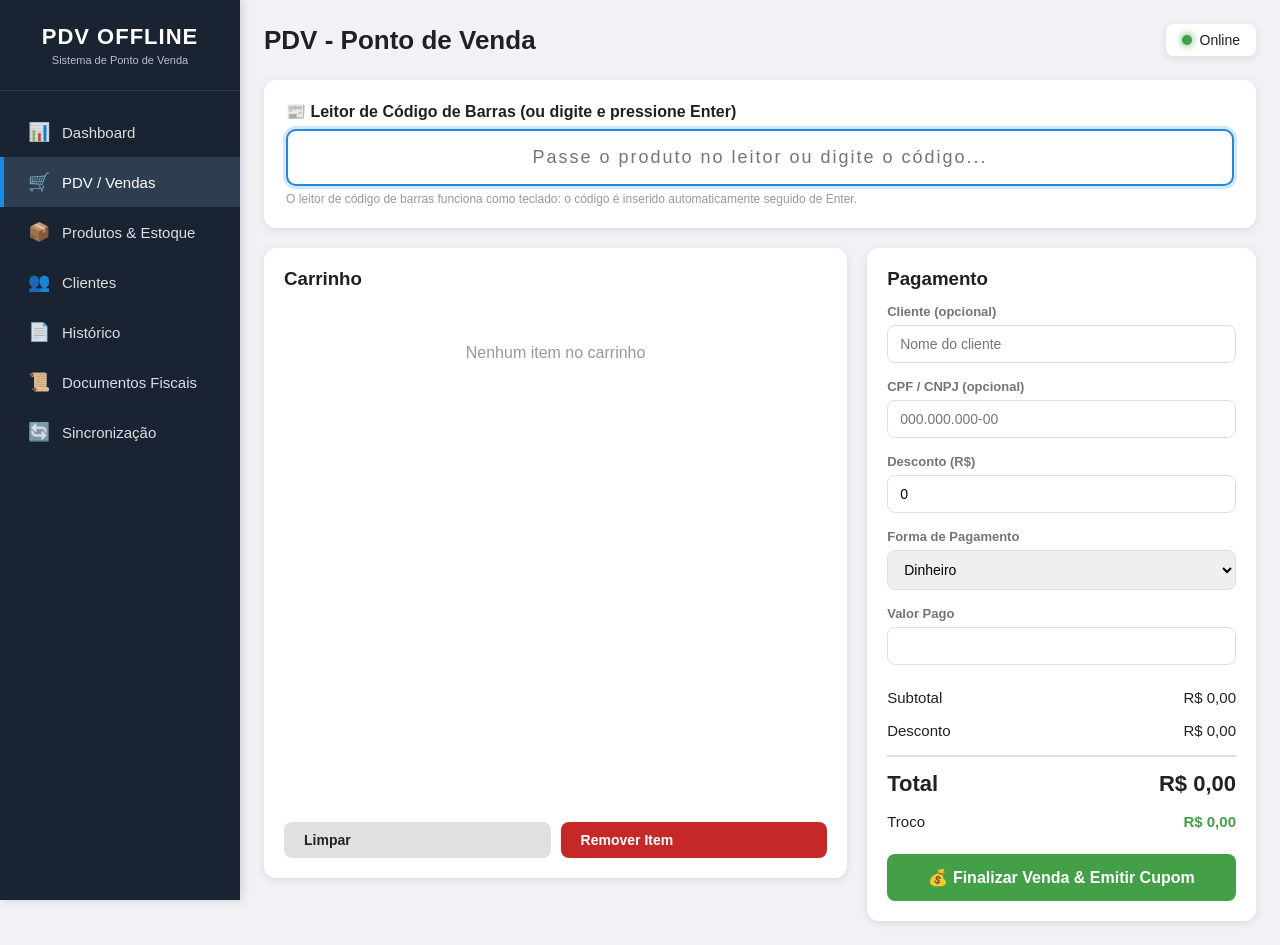
<file: src/main/resources/static/pdv.html>
<!DOCTYPE html>
<html lang="pt-BR">
<head>
    <meta charset="UTF-8">
    <meta name="viewport" content="width=device-width, initial-scale=1.0">
    <title>PDV Offline - Ponto de Venda</title>
    <link rel="stylesheet" href="css/style.css">
</head>
<body>

<aside class="sidebar">
    <div class="logo">
        <h1>PDV OFFLINE</h1>
        <p>Sistema de Ponto de Venda</p>
    </div>
    <nav>
        <a href="index.html"><span class="icone">&#128202;</span> Dashboard</a>
        <a href="pdv.html" class="ativo"><span class="icone">&#128722;</span> PDV / Vendas</a>
        <a href="produtos.html"><span class="icone">&#128230;</span> Produtos &amp; Estoque</a>
        <a href="clientes.html"><span class="icone">&#128101;</span> Clientes</a>
        <a href="historico.html"><span class="icone">&#128196;</span> Hist&oacute;rico</a>
        <a href="fiscais.html"><span class="icone">&#128220;</span> Documentos Fiscais</a>
        <a href="sincronizacao.html"><span class="icone">&#128260;</span> Sincroniza&ccedil;&atilde;o</a>
    </nav>
</aside>

<main class="main-content">
    <div class="cabecalho-pagina">
        <h2>PDV - Ponto de Venda</h2>
        <div class="sync-status">
            <span class="sync-indicador online" id="sync-indicador"></span>
            <span id="sync-texto">Online</span>
        </div>
    </div>

    <!-- LEITOR DE CODIGO DE BARRAS -->
    <div class="painel" style="margin-bottom:20px;">
        <label style="display:block; font-weight:600; margin-bottom:8px;">
            &#128240; Leitor de C&oacute;digo de Barras (ou digite e pressione Enter)
        </label>
        <input type="text" id="codigo-barras" class="codigo-barras-input"
               placeholder="Passe o produto no leitor ou digite o c&oacute;digo..."
               autocomplete="off" autofocus>
        <p style="font-size:12px; color:#999; margin-top:6px;">
            O leitor de c&oacute;digo de barras funciona como teclado: o c&oacute;digo &eacute; inserido automaticamente seguido de Enter.
        </p>
    </div>

    <div class="pdv-container">
        <!-- CARRINHO -->
        <div class="carrinho">
            <h3 style="margin-bottom:14px;">Carrinho</h3>
            <div class="carrinho-itens" id="carrinho-itens">
                <p style="color:#999; text-align:center; padding:40px;">Nenhum item no carrinho</p>
            </div>
            <div style="display:flex; gap:10px;">
                <button class="btn btn-secundario" onclick="limparCarrinho()" style="flex:1;">Limpar</button>
                <button class="btn btn-perigo" onclick="removerSelecionado()" style="flex:1;">Remover Item</button>
            </div>
        </div>

        <!-- PAGAMENTO -->
        <div class="resumo-pagamento">
            <h3 style="margin-bottom:14px;">Pagamento</h3>

            <div class="campo">
                <label>Cliente (opcional)</label>
                <input type="text" id="cliente-nome" placeholder="Nome do cliente">
            </div>
            <div class="campo">
                <label>CPF / CNPJ (opcional)</label>
                <input type="text" id="cliente-cpf" placeholder="000.000.000-00" maxlength="18">
            </div>

            <div class="campo">
                <label>Desconto (R$)</label>
                <input type="number" id="desconto" value="0" min="0" step="0.01" oninput="atualizarResumo()">
            </div>

            <div class="campo">
                <label>Forma de Pagamento</label>
                <select id="forma-pagamento">
                    <option value="DINHEIRO">Dinheiro</option>
                    <option value="CARTAO_CREDITO">Cart&atilde;o de Cr&eacute;dito</option>
                    <option value="CARTAO_DEBITO">Cart&atilde;o de D&eacute;bito</option>
                    <option value="PIX">PIX</option>
                    <option value="CREDIARIO">Credi&aacute;rio</option>
                </select>
            </div>

            <div class="campo">
                <label>Valor Pago</label>
                <input type="number" id="valor-pago" min="0" step="0.01" oninput="atualizarResumo()">
            </div>

            <div class="linha-resumo">
                <span>Subtotal</span>
                <span id="resumo-subtotal">R$ 0,00</span>
            </div>
            <div class="linha-resumo">
                <span>Desconto</span>
                <span id="resumo-desconto">R$ 0,00</span>
            </div>
            <div class="linha-resumo total">
                <span>Total</span>
                <span id="resumo-total">R$ 0,00</span>
            </div>
            <div class="linha-resumo">
                <span>Troco</span>
                <span id="resumo-troco" style="color:var(--cor-secundaria); font-weight:600;">R$ 0,00</span>
            </div>

            <button class="btn btn-sucesso" style="width:100%; justify-content:center; margin-top:16px; padding:14px; font-size:16px;" onclick="finalizarVenda()">
                &#128176; Finalizar Venda &amp; Emitir Cupom
            </button>
        </div>
    </div>
</main>

<!-- MODAL SUCESSO -->
<div id="modal-sucesso" class="modal-overlay" style="display:none;">
    <div class="modal">
        <h3 style="color:var(--cor-sucesso);">&#10004; Venda Finalizada com Sucesso!</h3>
        <p id="sucesso-numero" style="margin:10px 0;"></p>
        <p id="sucesso-total" style="font-size:22px; font-weight:700; color:var(--cor-primaria); margin:10px 0;"></p>
        <div id="sucesso-cupom" style="background:#f5f5f5; padding:14px; border-radius:8px; font-family:monospace; font-size:12px; white-space:pre-wrap; max-height:300px; overflow-y:auto; margin:14px 0;"></div>
        <div class="modal-rodape">
            <button class="btn btn-secundario" onclick="fecharModal()">Fechar</button>
            <button class="btn btn-primario" onclick="imprimirCupom()">Imprimir Cupom</button>
            <button class="btn btn-sucesso" onclick="novaVenda()">Nova Venda</button>
        </div>
    </div>
</div>

<script>
let carrinho = [];
let vendaAtual = null;

// Foco no campo de codigo de barras sempre (para o leitor)
document.addEventListener('click', () => {
    document.getElementById('codigo-barras').focus();
});
document.addEventListener('keydown', (e) => {
    if (e.key === 'F5') e.preventDefault();
});

const inputCodigo = document.getElementById('codigo-barras');
inputCodigo.focus();

// Leitor de codigo de barras - aciona ao pressionar Enter
inputCodigo.addEventListener('keydown', async (e) => {
    if (e.key === 'Enter') {
        const codigo = inputCodigo.value.trim();
        if (codigo) {
            await buscarProduto(codigo);
        }
        inputCodigo.value = '';
        inputCodigo.focus();
    }
});

async function buscarProduto(codigo) {
    try {
        const res = await fetch(`/api/produtos/codigoBarras/${codigo}`);
        if (res.ok) {
            const produto = await res.json();
            adicionarAoCarrinho(produto);
        } else {
            mostrarToast('Produto nao encontrado: ' + codigo, 'erro');
        }
    } catch (e) {
        mostrarToast('Erro de conexao (offline)', 'erro');
    }
}

function adicionarAoCarrinho(produto) {
    const itemExistente = carrinho.find(i => i.produto.id === produto.id);
    if (itemExistente) {
        itemExistente.quantidade += 1;
    } else {
        carrinho.push({
            produto: produto,
            quantidade: 1,
            precoUnitario: parseFloat(produto.precoVenda),
            desconto: 0
        });
    }
    renderizarCarrinho();
    atualizarResumo();
}

function renderizarCarrinho() {
    const container = document.getElementById('carrinho-itens');
    if (carrinho.length === 0) {
        container.innerHTML = '<p style="color:#999; text-align:center; padding:40px;">Nenhum item no carrinho</p>';
        return;
    }
    container.innerHTML = carrinho.map((item, idx) => `
        <div class="carrinho-item">
            <div>
                <div style="font-weight:600;">${item.produto.nome}</div>
                <div style="font-size:12px; color:#999;">Cod: ${item.produto.codigoBarras}</div>
            </div>
            <input type="number" value="${item.quantidade}" min="1"
                   onchange="alterarQuantidade(${idx}, this.value)">
            <span>R$ ${item.precoUnitario.toFixed(2)}</span>
            <span style="font-weight:600;">R$ ${(item.quantidade * item.precoUnitario).toFixed(2)}</span>
            <button class="btn btn-perigo" style="padding:4px 8px;" onclick="removerItem(${idx})">&times;</button>
        </div>
    `).join('');
}

function alterarQuantidade(idx, valor) {
    carrinho[idx].quantidade = parseInt(valor) || 1;
    renderizarCarrinho();
    atualizarResumo();
}

function removerItem(idx) {
    carrinho.splice(idx, 1);
    renderizarCarrinho();
    atualizarResumo();
}

function removerSelecionado() {
    if (carrinho.length > 0) {
        carrinho.pop();
        renderizarCarrinho();
        atualizarResumo();
    }
}

function limparCarrinho() {
    if (carrinho.length > 0 && confirm('Limpar todo o carrinho?')) {
        carrinho = [];
        renderizarCarrinho();
        atualizarResumo();
    }
}

function atualizarResumo() {
    let subtotal = 0;
    carrinho.forEach(item => {
        subtotal += item.quantidade * item.precoUnitario;
    });
    const desconto = parseFloat(document.getElementById('desconto').value) || 0;
    const total = subtotal - desconto;
    const valorPago = parseFloat(document.getElementById('valor-pago').value) || 0;
    const troco = Math.max(0, valorPago - total);

    document.getElementById('resumo-subtotal').textContent = formatarMoeda(subtotal);
    document.getElementById('resumo-desconto').textContent = formatarMoeda(desconto);
    document.getElementById('resumo-total').textContent = formatarMoeda(total);
    document.getElementById('resumo-troco').textContent = formatarMoeda(troco);
}

async function finalizarVenda() {
    if (carrinho.length === 0) {
        mostrarToast('Carrinho vazio!', 'erro');
        return;
    }

    const desconto = parseFloat(document.getElementById('desconto').value) || 0;
    const valorPago = parseFloat(document.getElementById('valor-pago').value) || 0;
    const formaPagamento = document.getElementById('forma-pagamento').value;

    const venda = {
        nomeCliente: document.getElementById('cliente-nome').value,
        cpfCliente: document.getElementById('cliente-cpf').value.replace(/\D/g, ''),
        desconto: desconto,
        valorPago: valorPago,
        formaPagamento: formaPagamento,
        itens: carrinho.map(item => ({
            produto: { id: item.produto.id },
            codigoBarras: item.produto.codigoBarras,
            descricao: item.produto.nome,
            quantidade: item.quantidade,
            precoUnitario: item.precoUnitario,
            desconto: item.desconto,
            ncm: item.produto.ncm,
            aliquotaIcms: item.produto.aliquotaIcms
        }))
    };

    try {
        const res = await fetch('/api/vendas/finalizar', {
            method: 'POST',
            headers: { 'Content-Type': 'application/json' },
            body: JSON.stringify(venda)
        });

        if (res.ok) {
            vendaAtual = await res.json();
            mostrarSucesso();
        } else {
            mostrarToast('Erro ao finalizar venda', 'erro');
        }
    } catch (e) {
        mostrarToast('Erro de conexao (offline) - venda sera sincronizada depois', 'alerta');
    }
}

async function mostrarSucesso() {
    document.getElementById('sucesso-numero').textContent = 'Venda: ' + vendaAtual.numeroVenda;
    document.getElementById('sucesso-total').textContent = 'Total: R$ ' + parseFloat(vendaAtual.total).toFixed(2);

    // Busca o cupom fiscal
    try {
        const res = await fetch(`/api/vendas/fiscal/danfe/${vendaAtual.id}`);
        if (res.ok) {
            const cupom = await res.text();
            document.getElementById('sucesso-cupom').textContent = cupom;
        }
    } catch (e) {
        document.getElementById('sucesso-cupom').textContent = 'Cupom fiscal indisponivel.';
    }

    document.getElementById('modal-sucesso').style.display = 'flex';
}

function fecharModal() {
    document.getElementById('modal-sucesso').style.display = 'none';
}

function imprimirCupom() {
    const cupom = document.getElementById('sucesso-cupom').textContent;
    const janela = window.open('', '', 'width=400,height=600');
    janela.document.write('<pre style="font-family:monospace; font-size:12px;">' + cupom + '</pre>');
    janela.document.close();
    janela.print();
}

function novaVenda() {
    carrinho = [];
    vendaAtual = null;
    document.getElementById('cliente-nome').value = '';
    document.getElementById('cliente-cpf').value = '';
    document.getElementById('desconto').value = '0';
    document.getElementById('valor-pago').value = '';
    renderizarCarrinho();
    atualizarResumo();
    fecharModal();
    document.getElementById('codigo-barras').focus();
}

function mostrarToast(msg, tipo) {
    const toast = document.createElement('div');
    toast.className = 'toast ' + tipo;
    toast.textContent = msg;
    document.body.appendChild(toast);
    setTimeout(() => toast.remove(), 3000);
}

function formatarMoeda(valor) {
    return 'R$ ' + parseFloat(valor).toLocaleString('pt-BR', { minimumFractionDigits: 2, maximumFractionDigits: 2 });
}

// Atalho: F2 finaliza venda
document.addEventListener('keydown', (e) => {
    if (e.key === 'F2') {
        e.preventDefault();
        finalizarVenda();
    }
});
</script>
</body>
</html>
</file>
<file: src/main/resources/static/css/style.css>
/* ========================================
   SISTEMA PDV OFFLINE - CSS PRINCIPAL
   ======================================== */

* {
    margin: 0;
    padding: 0;
    box-sizing: border-box;
}

:root {
    --cor-primaria: #1e88e5;
    --cor-primaria-escura: #1565c0;
    --cor-secundaria: #43a047;
    --cor-sucesso: #2e7d32;
    --cor-alerta: #f9a825;
    --cor-erro: #c62828;
    --cor-fundo: #f0f2f5;
    --cor-card: #ffffff;
    --cor-texto: #212121;
    --cor-texto-secundario: #757575;
    --cor-borda: #e0e0e0;
    --cor-sidebar: #1a2332;
    --cor-sidebar-hover: #2c3e50;
    --sombreamento: 0 2px 8px rgba(0,0,0,0.1);
}

body {
    font-family: 'Segoe UI', Tahoma, Geneva, Verdana, sans-serif;
    background: var(--cor-fundo);
    color: var(--cor-texto);
    display: flex;
    min-height: 100vh;
}

/* ===== SIDEBAR ===== */
.sidebar {
    width: 240px;
    background: var(--cor-sidebar);
    color: #fff;
    min-height: 100vh;
    position: fixed;
    top: 0;
    left: 0;
    box-shadow: 2px 0 10px rgba(0,0,0,0.15);
    z-index: 100;
}

.sidebar .logo {
    padding: 24px 20px;
    text-align: center;
    border-bottom: 1px solid rgba(255,255,255,0.1);
}

.sidebar .logo h1 {
    font-size: 22px;
    font-weight: 700;
    letter-spacing: 1px;
}

.sidebar .logo p {
    font-size: 11px;
    opacity: 0.7;
    margin-top: 4px;
}

.sidebar nav {
    padding: 16px 0;
}

.sidebar nav a {
    display: flex;
    align-items: center;
    padding: 14px 24px;
    color: rgba(255,255,255,0.85);
    text-decoration: none;
    font-size: 15px;
    transition: all 0.2s;
    border-left: 4px solid transparent;
}

.sidebar nav a:hover {
    background: var(--cor-sidebar-hover);
    color: #fff;
}

.sidebar nav a.ativo {
    background: var(--cor-sidebar-hover);
    border-left-color: var(--cor-primaria);
    color: #fff;
}

.sidebar nav a .icone {
    margin-right: 12px;
    font-size: 18px;
}

/* ===== MAIN CONTENT ===== */
.main-content {
    margin-left: 240px;
    flex: 1;
    padding: 24px;
    min-width: 0;
}

.cabecalho-pagina {
    display: flex;
    justify-content: space-between;
    align-items: center;
    margin-bottom: 24px;
    flex-wrap: wrap;
    gap: 12px;
}

.cabecalho-pagina h2 {
    font-size: 26px;
    font-weight: 600;
}

.sync-status {
    display: flex;
    align-items: center;
    gap: 8px;
    padding: 8px 16px;
    background: var(--cor-card);
    border-radius: 8px;
    box-shadow: var(--sombreamento);
    font-size: 14px;
}

.sync-indicador {
    width: 10px;
    height: 10px;
    border-radius: 50%;
    display: inline-block;
}

.sync-indicador.online { background: var(--cor-secundaria); box-shadow: 0 0 8px var(--cor-secundaria); }
.sync-indicador.offline { background: var(--cor-alerta); }
.sync-indicador.pendente { background: var(--cor-erro); }

/* ===== CARDS ===== */
.grid-cards {
    display: grid;
    grid-template-columns: repeat(auto-fit, minmax(220px, 1fr));
    gap: 20px;
    margin-bottom: 24px;
}

.card {
    background: var(--cor-card);
    border-radius: 12px;
    padding: 22px;
    box-shadow: var(--sombreamento);
    transition: transform 0.2s;
}

.card:hover {
    transform: translateY(-2px);
}

.card .card-label {
    font-size: 13px;
    color: var(--cor-texto-secundario);
    text-transform: uppercase;
    letter-spacing: 0.5px;
    margin-bottom: 8px;
}

.card .card-valor {
    font-size: 30px;
    font-weight: 700;
    color: var(--cor-primaria);
}

.card .card-sub {
    font-size: 12px;
    color: var(--cor-texto-secundario);
    margin-top: 6px;
}

.card.sucesso .card-valor { color: var(--cor-sucesso); }
.card.alerta .card-valor { color: var(--cor-alerta); }
.card.erro .card-valor { color: var(--cor-erro); }

/* ===== PAINEIS / GRAFICOS ===== */
.grid-paineis {
    display: grid;
    grid-template-columns: 2fr 1fr;
    gap: 20px;
    margin-bottom: 24px;
}

@media (max-width: 900px) {
    .grid-paineis { grid-template-columns: 1fr; }
}

.painel {
    background: var(--cor-card);
    border-radius: 12px;
    padding: 22px;
    box-shadow: var(--sombreamento);
}

.painel h3 {
    font-size: 17px;
    margin-bottom: 16px;
    padding-bottom: 12px;
    border-bottom: 1px solid var(--cor-borda);
}

/* ===== TABELAS ===== */
.tabela-wrapper {
    background: var(--cor-card);
    border-radius: 12px;
    padding: 22px;
    box-shadow: var(--sombreamento);
    overflow-x: auto;
}

.tabela-wrapper h3 {
    font-size: 17px;
    margin-bottom: 16px;
}

table {
    width: 100%;
    border-collapse: collapse;
    font-size: 14px;
}

table th {
    text-align: left;
    padding: 12px;
    background: #f5f5f5;
    font-weight: 600;
    color: var(--cor-texto-secundario);
    border-bottom: 2px solid var(--cor-borda);
}

table td {
    padding: 12px;
    border-bottom: 1px solid var(--cor-borda);
}

table tr:hover {
    background: #fafafa;
}

/* ===== BOTOES ===== */
.btn {
    display: inline-flex;
    align-items: center;
    gap: 6px;
    padding: 10px 20px;
    border: none;
    border-radius: 8px;
    font-size: 14px;
    font-weight: 600;
    cursor: pointer;
    transition: all 0.2s;
    text-decoration: none;
}

.btn-primario { background: var(--cor-primaria); color: #fff; }
.btn-primario:hover { background: var(--cor-primaria-escura); }
.btn-sucesso { background: var(--cor-secundaria); color: #fff; }
.btn-sucesso:hover { background: var(--cor-sucesso); }
.btn-alerta { background: var(--cor-alerta); color: #fff; }
.btn-perigo { background: var(--cor-erro); color: #fff; }
.btn-secundario { background: #e0e0e0; color: var(--cor-texto); }

/* ===== FORMULARIOS ===== */
.campo {
    margin-bottom: 16px;
}

.campo label {
    display: block;
    font-size: 13px;
    font-weight: 600;
    margin-bottom: 6px;
    color: var(--cor-texto-secundario);
}

.campo input, .campo select, .campo textarea {
    width: 100%;
    padding: 10px 12px;
    border: 1px solid var(--cor-borda);
    border-radius: 8px;
    font-size: 14px;
    transition: border 0.2s;
}

.campo input:focus, .campo select:focus, .campo textarea:focus {
    outline: none;
    border-color: var(--cor-primaria);
}

.grid-form {
    display: grid;
    grid-template-columns: repeat(auto-fit, minmax(200px, 1fr));
    gap: 16px;
}

/* ===== MODAL ===== */
.modal-overlay {
    position: fixed;
    top: 0; left: 0; right: 0; bottom: 0;
    background: rgba(0,0,0,0.5);
    display: flex;
    align-items: center;
    justify-content: center;
    z-index: 1000;
}

.modal {
    background: #fff;
    border-radius: 12px;
    padding: 28px;
    max-width: 600px;
    width: 90%;
    max-height: 90vh;
    overflow-y: auto;
    box-shadow: 0 10px 40px rgba(0,0,0,0.3);
}

.modal h3 {
    margin-bottom: 20px;
    padding-bottom: 12px;
    border-bottom: 1px solid var(--cor-borda);
}

.modal-rodape {
    display: flex;
    justify-content: flex-end;
    gap: 10px;
    margin-top: 20px;
}

/* ===== PDV ===== */
.pdv-container {
    display: grid;
    grid-template-columns: 1.5fr 1fr;
    gap: 20px;
}

@media (max-width: 900px) {
    .pdv-container { grid-template-columns: 1fr; }
}

.carrinho {
    background: var(--cor-card);
    border-radius: 12px;
    padding: 20px;
    box-shadow: var(--sombreamento);
    max-height: 70vh;
    display: flex;
    flex-direction: column;
}

.carrinho-itens {
    flex: 1;
    overflow-y: auto;
    margin-bottom: 16px;
}

.carrinho-item {
    display: grid;
    grid-template-columns: 1fr auto auto auto auto;
    gap: 10px;
    align-items: center;
    padding: 10px;
    border-bottom: 1px solid var(--cor-borda);
}

.carrinho-item input {
    width: 60px;
    text-align: center;
}

.resumo-pagamento {
    background: var(--cor-card);
    border-radius: 12px;
    padding: 20px;
    box-shadow: var(--sombreamento);
}

.linha-resumo {
    display: flex;
    justify-content: space-between;
    padding: 8px 0;
    font-size: 15px;
}

.linha-resumo.total {
    font-size: 22px;
    font-weight: 700;
    border-top: 2px solid var(--cor-borda);
    padding-top: 14px;
    margin-top: 8px;
}

.codigo-barras-input {
    width: 100%;
    padding: 16px;
    font-size: 18px;
    border: 2px solid var(--cor-primaria);
    border-radius: 10px;
    text-align: center;
    letter-spacing: 2px;
}

.codigo-barras-input:focus {
    outline: none;
    box-shadow: 0 0 0 3px rgba(30,136,229,0.2);
}

/* ===== BADGES ===== */
.badge {
    display: inline-block;
    padding: 4px 10px;
    border-radius: 12px;
    font-size: 12px;
    font-weight: 600;
}

.badge-sucesso { background: #e8f5e9; color: var(--cor-sucesso); }
.badge-alerta { background: #fff8e1; color: #e65100; }
.badge-erro { background: #ffebee; color: var(--cor-erro); }
.badge-info { background: #e3f2fd; color: var(--cor-primaria); }

/* ===== GRAFICO (canvas) ===== */
.grafico-container {
    position: relative;
    height: 280px;
}

/* ===== TOAST / ALERTA ===== */
.toast {
    position: fixed;
    top: 20px;
    right: 20px;
    padding: 14px 24px;
    border-radius: 8px;
    color: #fff;
    font-weight: 600;
    z-index: 2000;
    box-shadow: 0 4px 12px rgba(0,0,0,0.2);
    animation: slideIn 0.3s;
}

@keyframes slideIn {
    from { transform: translateX(400px); opacity: 0; }
    to { transform: translateX(0); opacity: 1; }
}

.toast.sucesso { background: var(--cor-sucesso); }
.toast.erro { background: var(--cor-erro); }
.toast.alerta { background: var(--cor-alerta); }

/* ===== IMPRESSAO ===== */
@media print {
    .sidebar, .cabecalho-pagina, .btn, .sync-status { display: none !important; }
    .main-content { margin: 0; padding: 0; }
    .painel, .card { box-shadow: none; border: 1px solid #ccc; }
}
</file>
